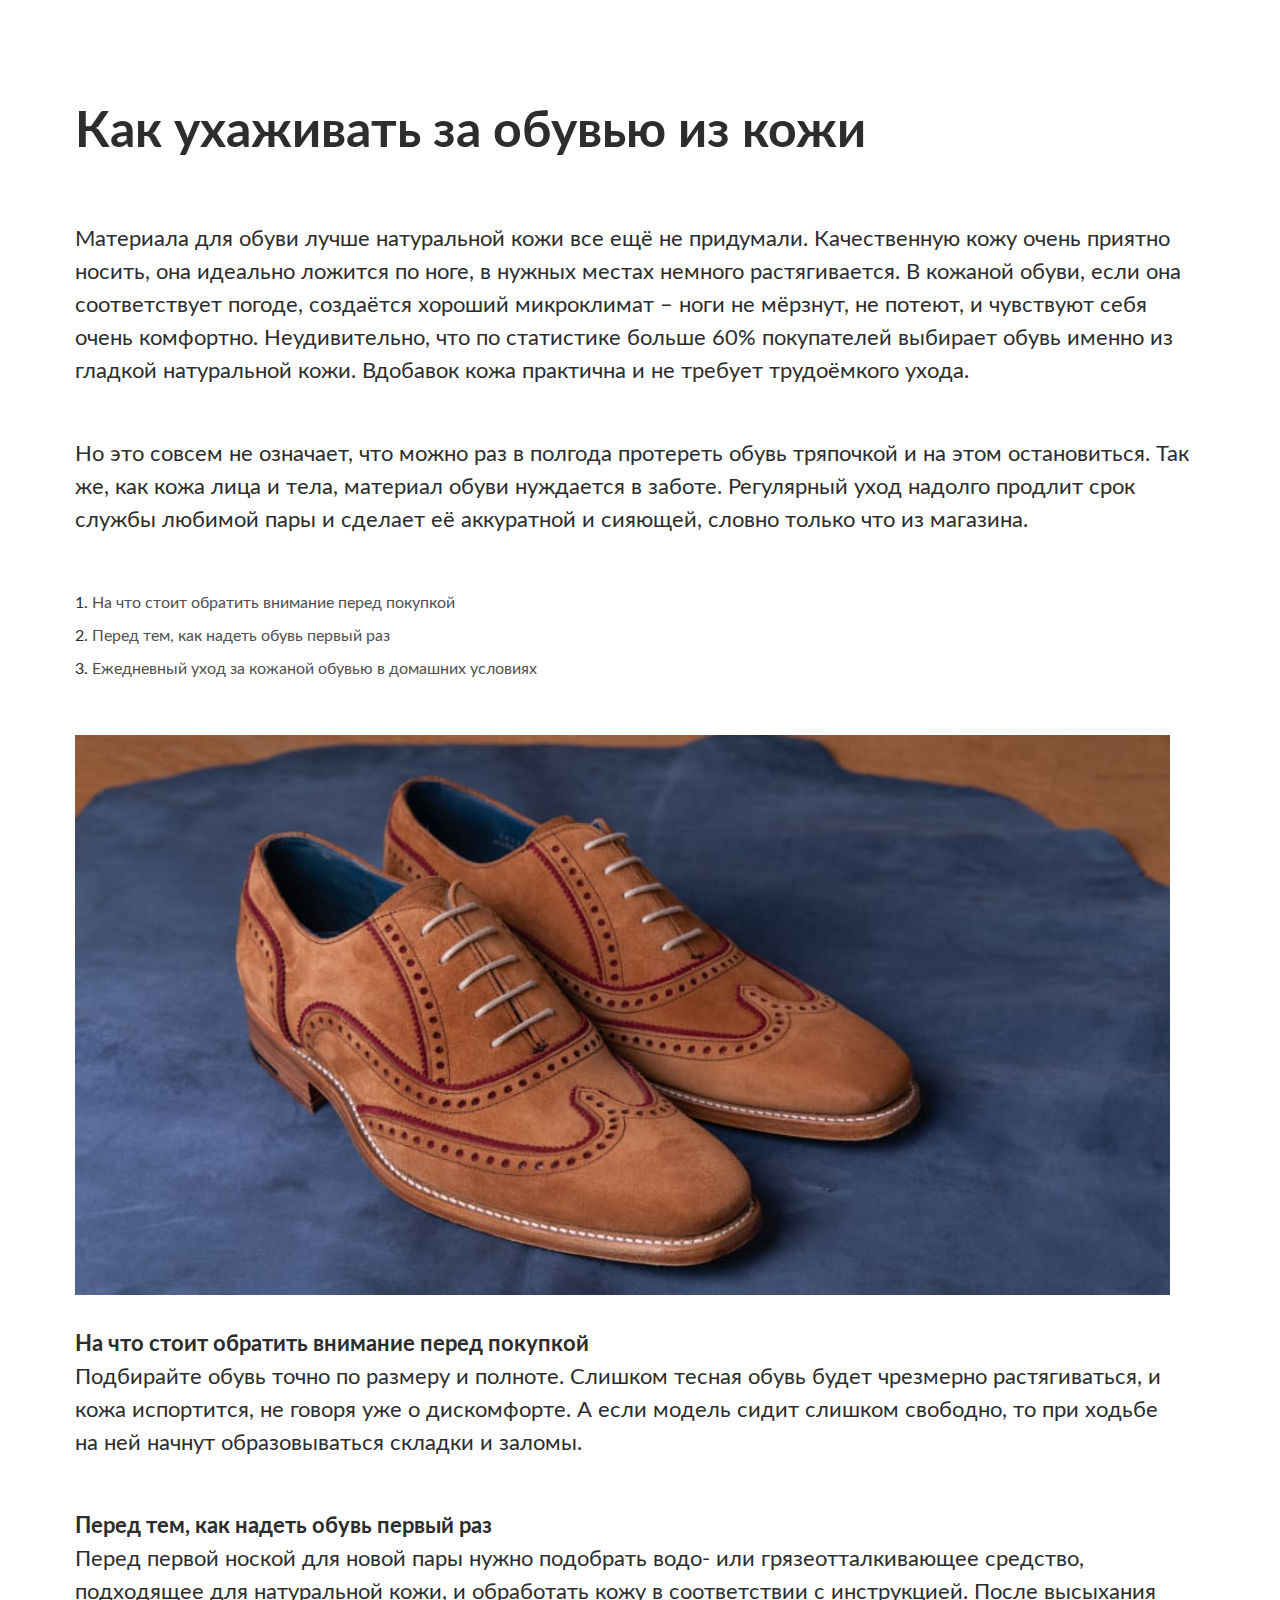
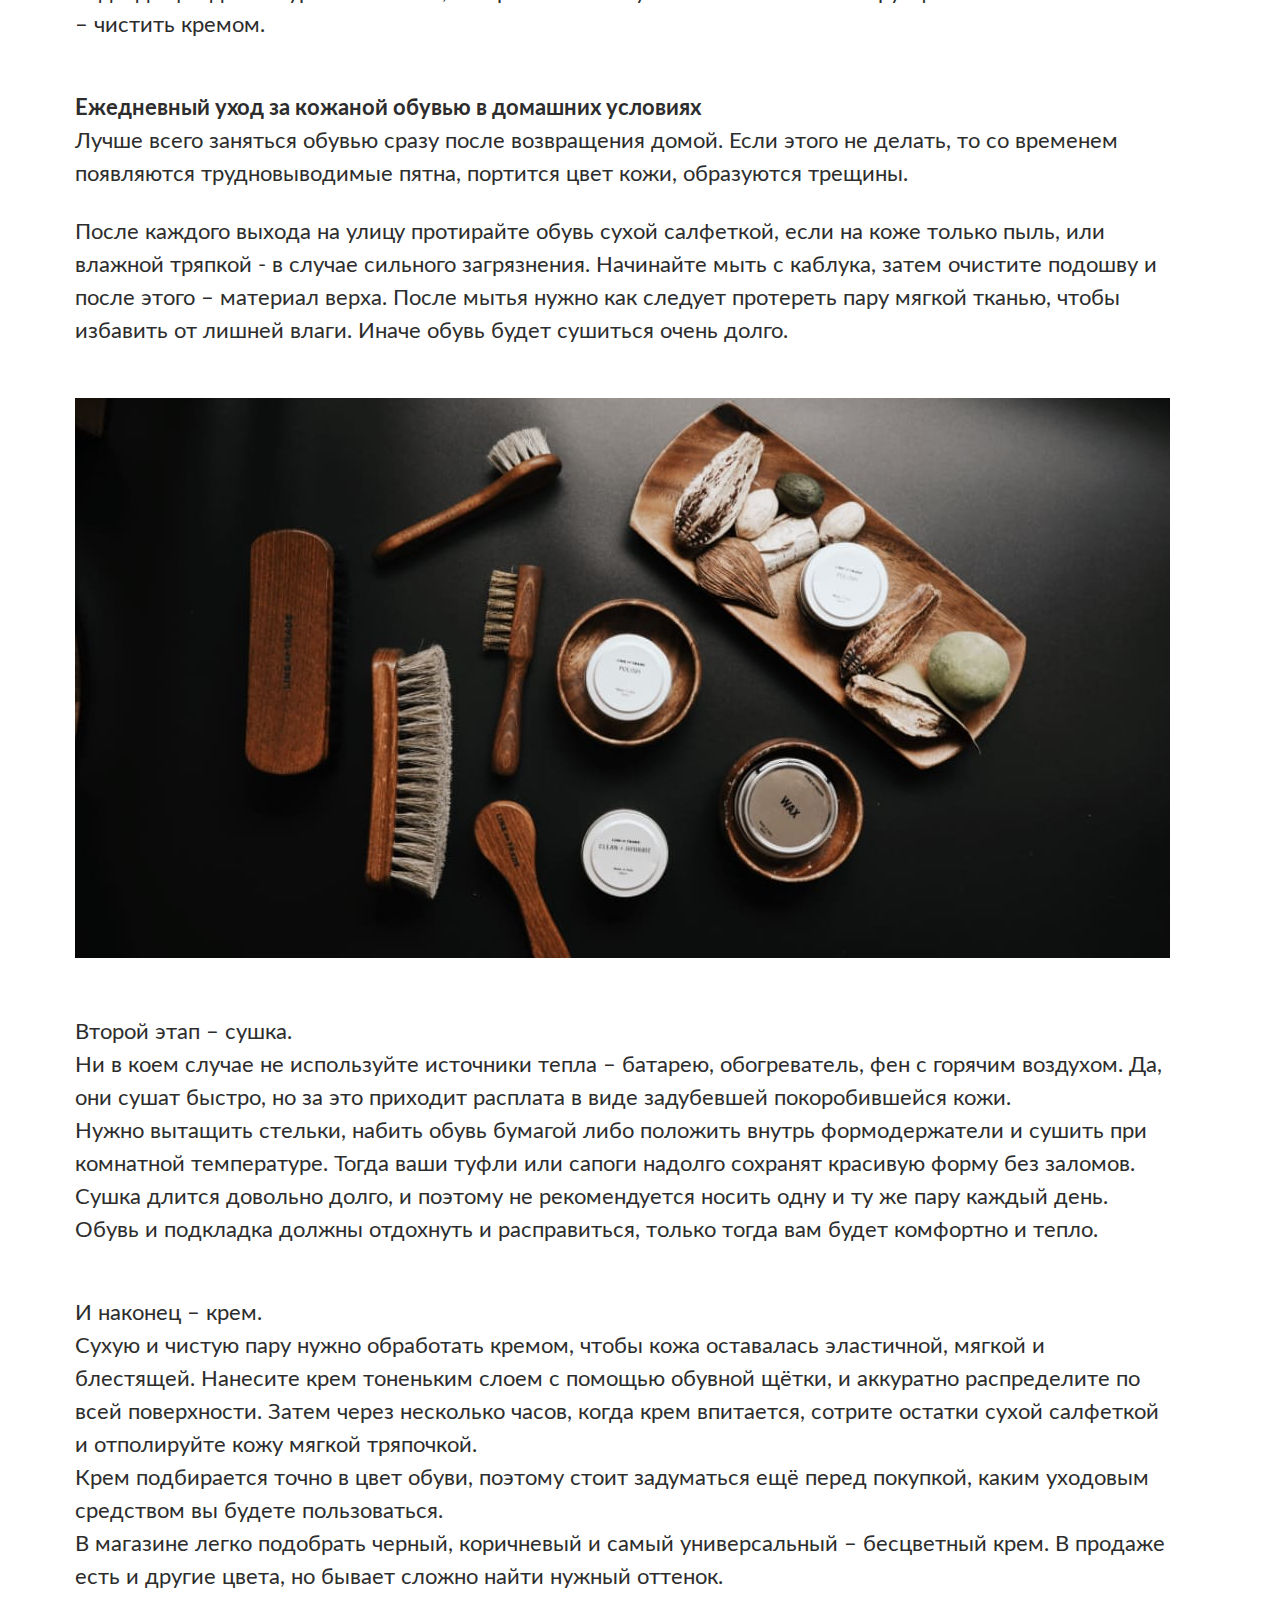
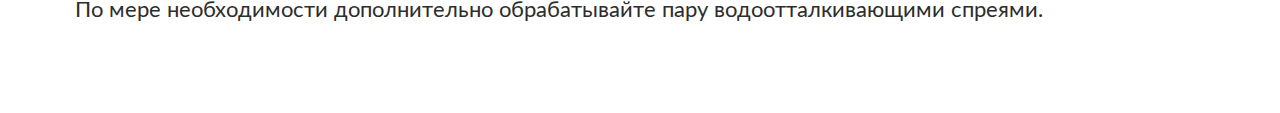
<file: article.html>
<!DOCTYPE html>
<html lang="ru">
<head>
  <meta charset="UTF-8">
  <meta http-equiv="X-UA-Compatible" content="IE=edge">
  <meta name="viewport" content="width=device-width, initial-scale=1.0">
  <link rel="preload" href="fonts/lato-regular.woff2" as="font" type="font/woff2" crossorigin>
  <title>Shop Online</title>
  <link rel="stylesheet" href="css/style.css">
</head>
<body>
  <article class="article">
    <div class="container">
      <h1 class="article__title">Как ухаживать за обувью из кожи</h1>
      <p class="article__description">Материала для обуви лучше натуральной кожи все ещё не придумали. Качественную кожу очень приятно носить, она идеально ложится по ноге, в нужных местах немного растягивается. В кожаной обуви, если она соответствует погоде, создаётся хороший микроклимат – ноги не мёрзнут, не потеют, и чувствуют себя очень комфортно. Неудивительно, что по статистике больше 60% покупателей выбирает обувь именно из гладкой натуральной кожи. Вдобавок кожа практична и не требует трудоёмкого ухода. </p>
      <p class="article__description">Но это совсем не означает, что можно раз в полгода протереть обувь тряпочкой и на этом остановиться. Так же, как кожа лица и тела, материал обуви нуждается в заботе. Регулярный уход надолго продлит срок службы любимой пары и сделает её аккуратной и сияющей, словно только что из магазина.</p>

      <nav class="navigation">
        <ol class="navigation__list">
          <li class="navigation__item">
            <a class="navigation__link" href="#first-advice">На что стоит обратить внимание перед покупкой</a>
          </li>
          <li class="navigation__item">
            <a class="navigation__link" href="#second-advice">Перед тем, как надеть обувь первый раз</a>
          </li>
          <li class="navigation__item">
            <a class="navigation__link" href="#third-advice">Ежедневный уход за кожаной обувью в домашних условиях</a>
          </li>
        </ol>
      </nav>

      <section class="advice" id="first-advice">
        <div class="small-container">
          <img class="advice__content-image" src="img/shoes.jpg" alt="Пара мужских, кожаных туфель песочного цвета с изящным узором и шнуровкой">
          <h2 class="advice__title">На что стоит обратить внимание перед покупкой</h2>
          <p class="advice__description">Подбирайте обувь точно по размеру и полноте. Слишком тесная обувь будет чрезмерно растягиваться, и кожа испортится, не говоря уже о дискомфорте. А если модель сидит слишком свободно, то при ходьбе на ней начнут образовываться складки и заломы. </p>
        </div>
      </section>

      <section class="advice" id="second-advice">
        <div class="small-container">
          <h2 class="advice__title">Перед тем, как надеть обувь первый раз </h2>
          <p class="advice__description">Перед первой ноской для новой пары нужно подобрать водо- или грязеотталкивающее средство, подходящее для натуральной кожи, и обработать кожу в соответствии с инструкцией. После высыхания – чистить кремом. </p>
        </div>
      </section>

      <section class="advice" id="third-advice">
        <div class="small-container">
          <h2 class="advice__title">Ежедневный уход за кожаной обувью в домашних условиях</h2>
          <p class="advice__description">Лучше всего заняться обувью сразу после возвращения домой. Если этого не делать, то со временем появляются трудновыводимые пятна, портится цвет кожи, образуются трещины. </p>
          
          <section class="advice__section section">
            <h3 class="section__title section__title_visually-hidden">Первый этап</h3>
            <p class="section__description">После каждого выхода на улицу протирайте обувь сухой салфеткой, если на коже только пыль, или влажной тряпкой - в случае сильного загрязнения. Начинайте мыть с каблука, затем очистите подошву и после этого – материал верха. После мытья нужно как следует протереть пару мягкой тканью, чтобы избавить от лишней влаги. Иначе обувь будет сушиться очень долго.</p>
          </section>

          <img class="advice__content-image advice__content-image_padding" src="img/care.jpg" alt="Профессиональные средства ухода за кожаной обувью - от различных кремов до щеток для повседнего ухода">

          <section class="advice__section section">
            <h3 class="section__title">Второй этап – сушка.</h3>
            <p class="section__description">Ни в коем случае не используйте источники тепла – батарею, обогреватель, фен с горячим воздухом. Да, они сушат быстро, но за это приходит расплата в виде задубевшей покоробившейся кожи. <br> Нужно вытащить стельки, набить обувь бумагой либо положить внутрь формодержатели и сушить при комнатной температуре. Тогда ваши туфли или сапоги надолго сохранят красивую форму без заломов. Сушка длится довольно долго, и поэтому не рекомендуется носить одну и ту же пару каждый день. Обувь и подкладка должны отдохнуть и расправиться, только тогда вам будет комфортно и тепло.</p>
          </section>

          <section class="advice__section section">
            <h3 class="section__title">И наконец – крем.</h3>
            <p class="section__description">Сухую и чистую пару нужно обработать кремом, чтобы кожа оставалась эластичной, мягкой и блестящей. Нанесите крем тоненьким слоем с помощью обувной щётки, и аккуратно распределите по всей поверхности. Затем через несколько часов, когда крем впитается, сотрите остатки сухой салфеткой и отполируйте кожу мягкой тряпочкой.</p>
            <p class="section__description">Крем подбирается точно в цвет обуви, поэтому стоит задуматься ещё перед покупкой, каким уходовым средством вы будете пользоваться.</p>
            <p class="section__description">В магазине легко подобрать черный, коричневый и самый универсальный – бесцветный крем. В продаже есть и другие цвета, но бывает сложно найти нужный оттенок.</p>
            <p class="section__description">По мере необходимости дополнительно обрабатывайте пару водоотталкивающими спреями.</p>
          </section>
        </div>
      </section>
      
    </div>
  </article>
</body>
</html>
</file>
<file: css/style.css>
@import url("normalize.css");
@import url("global.css");
@import url("article/article.css");
@import url("navigation/navigation.css");
@import url("advice/advice.css");
@import url("section/section.css");
</file>
